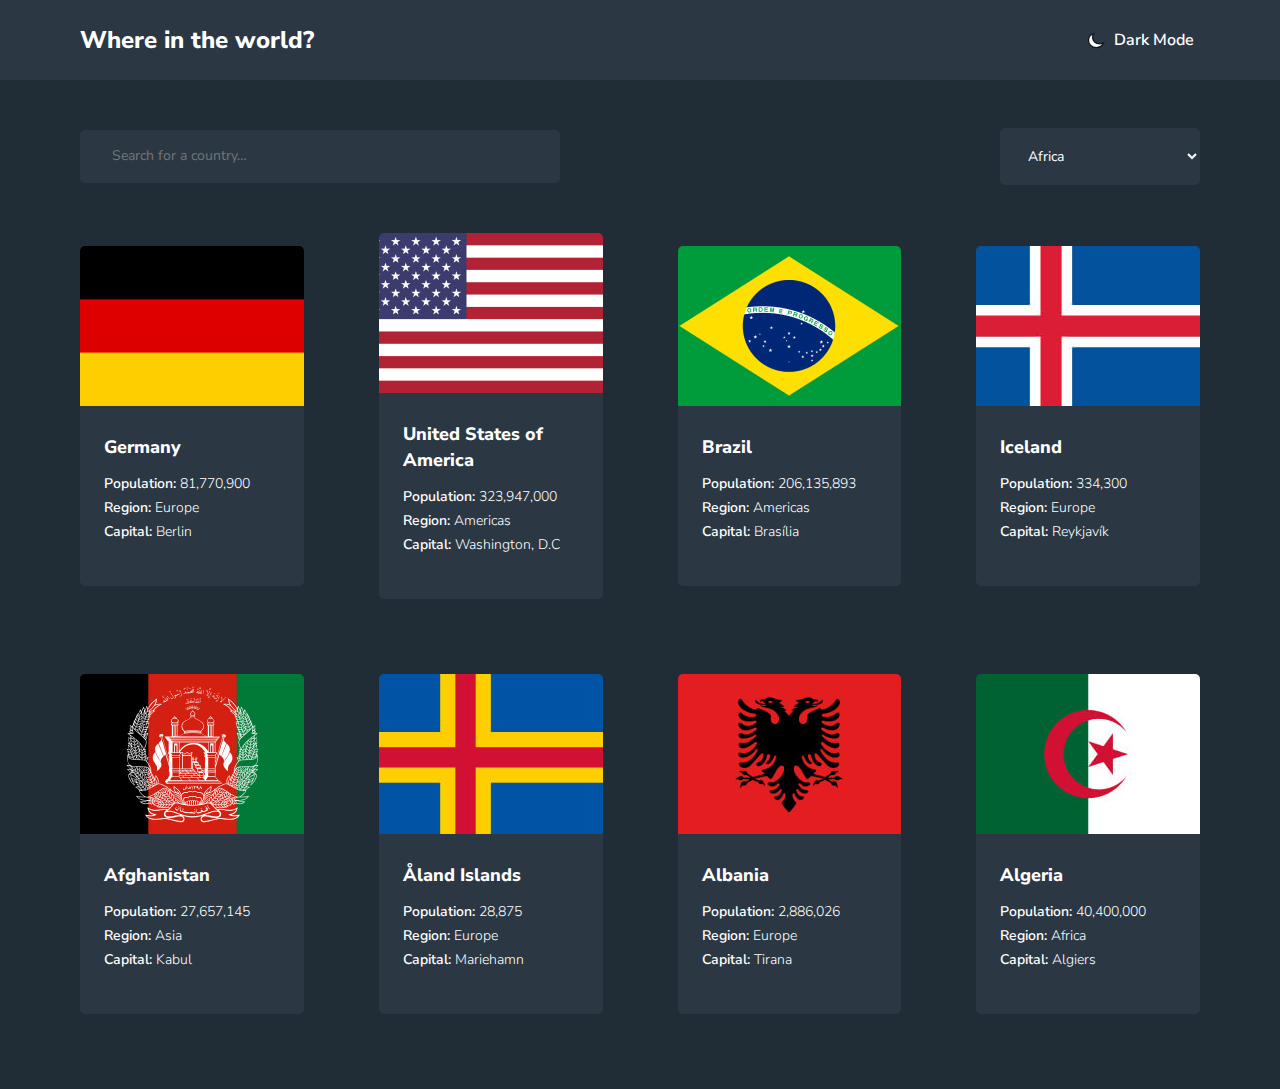
<file: index.html>
<!DOCTYPE html>
<html lang="en">
<head>
    <meta charset="UTF-8">
    <meta http-equiv="X-UA-Compatible" content="IE=edge">
    <meta name="viewport" content="width=device-width, initial-scale=1.0">
    <title>Countries</title>

    <!-- Styles -->
    <link rel="stylesheet" href="css/normalize.css">
    <link rel="stylesheet" href="css/styles.css">


    <!-- FONTS -->
    <link rel="preconnect" href="https://fonts.googleapis.com">
    <link rel="preconnect" href="https://fonts.gstatic.com" crossorigin>
    <link href="https://fonts.googleapis.com/css2?family=Nunito+Sans:opsz,wght@6..12,300;6..12,400;6..12,600;6..12,800&display=swap" rel="stylesheet">
</head>
<body class="dark-mode">
    <header class="site-header">
        <div class="site-header-container container">
            <h2 class="site-header-heading">Where in the world?</h2>
            <button class="button" type="button">
                <img class="button-img" src="img/moon.svg" alt="Light" width="20" height="20">
                <span>Dark Mode</span>
            </button>
        </div>
    </header>

    <main class="main-content">
        <section class="form">
            <div class="container">
                <!-- FORM -->
                <form class="search-form" action="https://echo.htmlacademy.ru">
                    <input class="input-form" type="search" name="search" placeholder="Search for a country…">
                    <select class="select-form" name="Countries" placeholder="Filter by Region">
                        <option class="select-form" value="Africa">Africa</option>
                        <option class="select-form" value="America">America</option>
                        <option class="select-form" value="Asia">Asia</option>
                        <option class="select-form" value="Europe">Europe</option>
                        <option class="select-form" value="Oceania">Oceania</option>
                    </select>
                </form>
            </div>
        </section>


        <!-- COUNTRIES -->
        <section class="countries">
            <div class="container">
                <ul class="countries-list">
                    <li class="countries-item">
                        <img class="countries-img" src="img/germany.jpg" alt="Germany" width="267" height="160" srcset="img/germany.jpg 1x, img/germany@2x.jpg 2x">
                        <div class="countries-info">
                            <h3 class="countries-name">Germany</h3>
                            <p class="countries-text">Population: <span class="countries-text-part">81,770,900</span></p>
                            <p class="countries-text">Region: <span class="countries-text-part">Europe</span></p>
                            <p class="countries-text">Capital: <span class="countries-text-part">Berlin</span></p>
                        </div>
                    </li>
                    <li class="countries-item">
                        <img class="countries-img" src="img/usa.jpg" alt="USA" width="267" height="160" srcset="img/usa.jpg 1x, img/usa@2x.jpg 2x">
                        <div class="countries-info">
                            <h3 class="countries-name">United States of America</h3>
                            <p class="countries-text">Population: <span class="countries-text-part">323,947,000</span></p>
                            <p class="countries-text">Region: <span class="countries-text-part">Americas</span></p>
                            <p class="countries-text">Capital: <span class="countries-text-part">Washington, D.C</span></p>
                        </div>
                    </li>
                    <li class="countries-item">
                        <img class="countries-img" src="img/brazil.jpg" alt="Brazil" width="267" height="160" srcset="img/brazil.jpg 1x, img/brazil@2x.jpg 2x">
                        <div class="countries-info">
                            <h3 class="countries-name">Brazil</h3>
                            <p class="countries-text">Population: <span class="countries-text-part">206,135,893</span></p>
                            <p class="countries-text">Region: <span class="countries-text-part">Americas</span></p>
                            <p class="countries-text">Capital: <span class="countries-text-part">Brasília</span></p>
                        </div>
                    </li>
                    <li class="countries-item">
                        <img class="countries-img" src="img/iceland.jpg" alt="Iceland" width="267" height="160" srcset="img/iceland.jpg 1x, img/iceland@2x.jpg 2x">
                        <div class="countries-info">
                            <h3 class="countries-name">Iceland</h3>
                            <p class="countries-text">Population: <span class="countries-text-part">334,300</span></p>
                            <p class="countries-text">Region: <span class="countries-text-part">Europe</span></p>
                            <p class="countries-text">Capital: <span class="countries-text-part">Reykjavík</span></p>
                        </div>
                    </li>
                    <li class="countries-item">
                        <img class="countries-img" src="img/afghanistan.jpg" alt="Afghanistan" width="267" height="160" srcset="img/afghanistan.jpg 1x, img/afghanistan@2x.jpg 2x">
                        <div class="countries-info">
                            <h3 class="countries-name">Afghanistan</h3>
                            <p class="countries-text">Population: <span class="countries-text-part">27,657,145</span></p>
                            <p class="countries-text">Region: <span class="countries-text-part">Asia</span></p>
                            <p class="countries-text">Capital: <span class="countries-text-part">Kabul</span></p>
                        </div>
                    </li>
                    <li class="countries-item">
                        <img class="countries-img" src="img/aland-island.jpg" alt="Åland Islands" width="267" height="160" srcset="img/aland-island.jpg 1x, img/aland-island@2x.jpg 2x">
                        <div class="countries-info">
                            <h3 class="countries-name">Åland Islands</h3>
                            <p class="countries-text">Population: <span class="countries-text-part">28,875</span></p>
                            <p class="countries-text">Region: <span class="countries-text-part">Europe</span></p>
                            <p class="countries-text">Capital: <span class="countries-text-part">Mariehamn</span></p>
                        </div>
                    </li>
                    <li class="countries-item">
                        <img class="countries-img" src="img/albania.jpg" alt="Albania" width="267" height="160" srcset="img/albania.jpg 1x, img/albania@2x.jpg 2x">
                        <div class="countries-info">
                            <h3 class="countries-name">Albania</h3>
                            <p class="countries-text">Population: <span class="countries-text-part">2,886,026</span></p>
                            <p class="countries-text">Region: <span class="countries-text-part">Europe</span></p>
                            <p class="countries-text">Capital: <span class="countries-text-part">Tirana</span></p>
                        </div>
                    </li>
                    <li class="countries-item">
                        <img class="countries-img" src="img/algeria.jpg" alt="Algeria" width="267" height="160" srcset="img/algeria.jpg 1x, img/algeria@2x.jpg 2x">
                        <div class="countries-info">
                            <h3 class="countries-name">Algeria</h3>
                            <p class="countries-text">Population: <span class="countries-text-part">40,400,000</span></p>
                            <p class="countries-text">Region: <span class="countries-text-part">Africa</span></p>
                            <p class="countries-text">Capital: <span class="countries-text-part">Algiers</span></p>
                        </div>
                    </li>
                </ul>
            </div>
        </section>
    </main>
    <script src="js/main.js"></script>
</body>
</html>
</file>
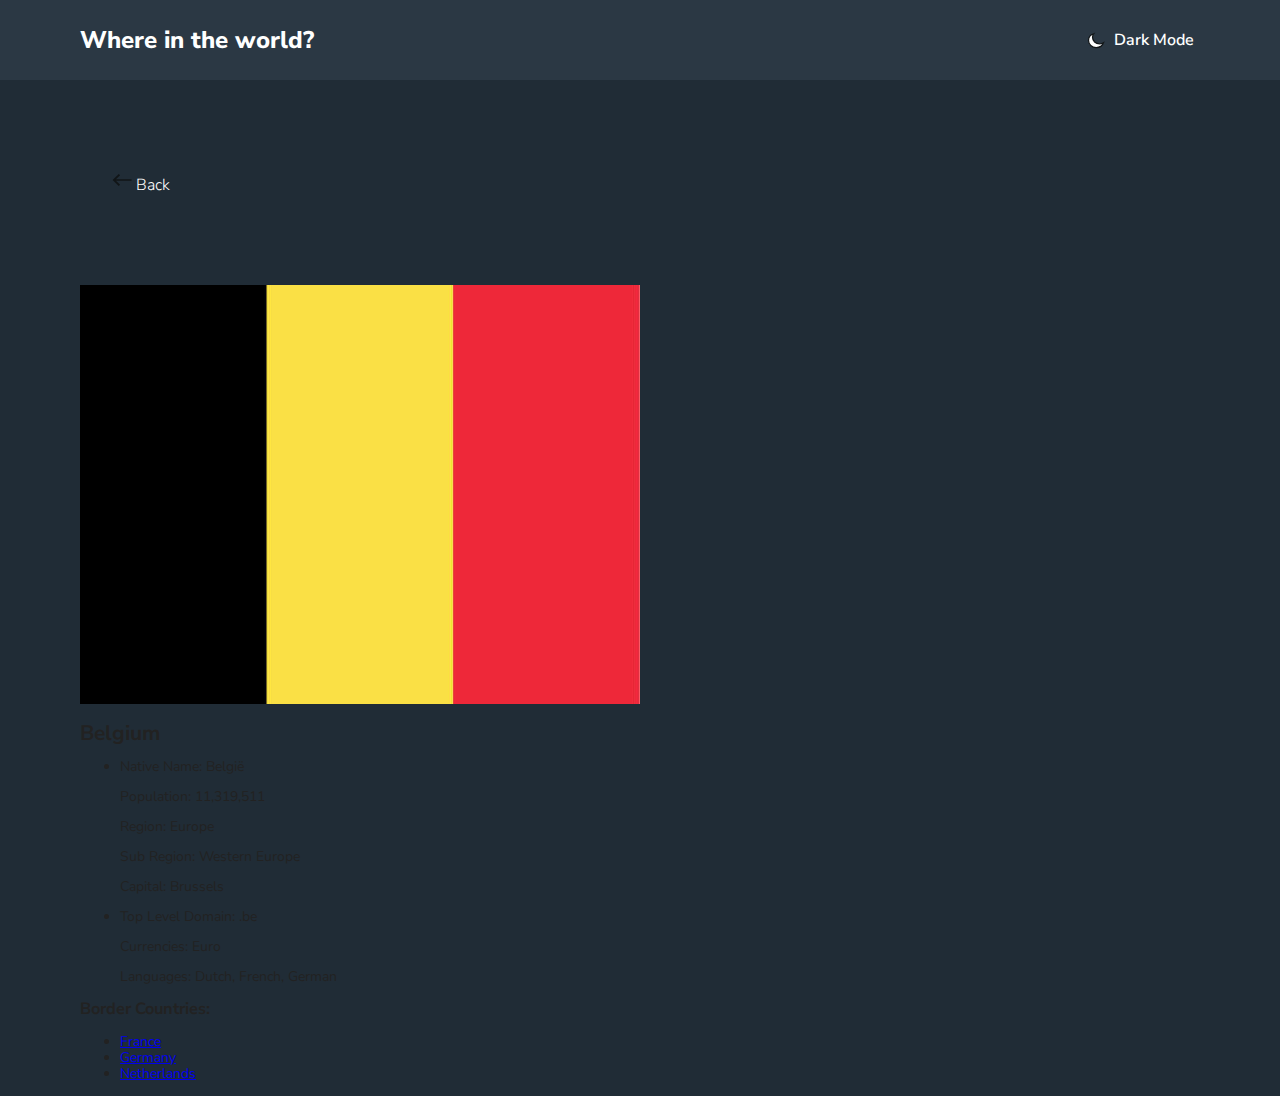
<file: detail.html>
<!DOCTYPE html>
<html lang="en">
<head>
    <meta charset="UTF-8">
    <meta http-equiv="X-UA-Compatible" content="IE=edge">
    <meta name="viewport" content="width=device-width, initial-scale=1.0">
    <title>Detail</title>

    <!-- Styles -->
    <link rel="stylesheet" href="css/normalize.css">
    <link rel="stylesheet" href="css/styles.css">


    <!-- FONTS -->
    <link rel="preconnect" href="https://fonts.googleapis.com">
    <link rel="preconnect" href="https://fonts.gstatic.com" crossorigin>
    <link href="https://fonts.googleapis.com/css2?family=Nunito+Sans:opsz,wght@6..12,300;6..12,400;6..12,600;6..12,800&display=swap" rel="stylesheet">
</head>
<body class="dark-mode">
    <header class="site-header">
        <div class="site-header-container container">
            <h2 class="site-header-heading">Where in the world?</h2>
            <button class="button" type="button">
                <img class="button-img" src="img/moon.svg" alt="Light" width="20" height="20">
                <span>Dark Mode</span>
            </button>
        </div>
    </header>


    <!-- MAIN-CONTENT -->
    <!-- DETAIL -->
    <section class="detail">
        <div class="container">
            <div class="back">
                <img class="icon-back" src="img/icon-left-long.svg" alt="Icon-back" width="20" height="20">
                <a class="back-link" href="index.html">Back</a>
            </div>

            <div class="detail-container">
                <img class="country-flag" src="img/belgium.jpg" alt="Belgium" width="560" height="483" srcset="img/belgium.jpg 1x, img/belgium@2x.jpg 2x">
                <div class="country-info">
                    <h2 class="country-info-name">Belgium</h2>
                    <ul class="country-info-list">
                        <li class="country-info-item">
                            <p class="country-info-text">Native Name: België</p>
                            <p class="country-info-text">Population: 11,319,511</p>
                            <p class="country-info-text">Region: Europe</p>
                            <p class="country-info-text">Sub Region: Western Europe</p>
                            <p class="country-info-text">Capital: Brussels</p>
                        </li>
                        <li class="country-info-item">
                            <p class="country-info-text">Top Level Domain: .be</p>
                            <p class="country-info-text">Currencies: Euro</p>
                            <p class="country-info-text">Languages: Dutch, French, German</p>
                        </li>
                    </ul>


                    <!-- BORDER-COUNTRIES -->
                    <div class="border-countries">
                        <h3 class="border-countries-heading">Border Countries: </h3>
                        <ul class="border-countries-list">
                            <li class="border-countries-item">
                                <a class="border-countries-link" href="#">France</a>
                            </li>
                            <li class="border-countries-item">
                                <a class="border-countries-link" href="#">Germany</a>
                            </li>
                            <li class="border-countries-item">
                                <a class="border-countries-link" href="#">Netherlands</a>
                            </li>
                        </ul>
                    </div>
                </div>
            </div>
        </div>
    </section>

    <script src="js/main.js"></script>
    </body>
    </html>
</file>
<file: css/styles.css>
/* CUSTOM-PROP */
:root {
    --text-color: #111517;
    --content-bg-color: #fff;
    --bg-color: #fafafa;
}

.dark-mode {
    --bg-color: #202C36;
    --content-bg-color: #2B3844;
    --text-color: #fff;
}


/* GLOBAL STYLES */
html {
    height: 100%;
    box-sizing: border-box;
    scroll-behavior: smooth;
}

*,
*::before,
*::after {
    box-sizing: inherit;
}

body {
    display: flex;
    flex-direction: column;
    height: 100%;
    padding: 0;
    margin: 0;
    font-size: 14px;
    line-height: 16px;
    font-family: "Nunito sans", "Arial", sans-serif;
    background-color: var(--bg-color);
    color: #222;
}

img {
    max-width: 100%;
    height: auto;
}

/* CONTAINER */

.container {
    width: 100%;
    max-width: 1440px;
    padding-left: 80px;
    padding-right: 80px;
    margin-right: auto;
    margin-left: auto;
}

/* MAIN-CONTENT */

main {
    flex-grow: 1;
}


/* SITE-HEADER */
.site-header {
    background-color: var(--content-bg-color);
}

.site-header-container {
    display: flex;
    align-items: center;
    padding-top: 24px;
    padding-bottom: 24px;
}

.site-header-heading {
    margin: 0;
    margin-right: auto;
    color: var(--text-color);
    font-size: 24px;
    font-style: normal;
    font-weight: 800;
    line-height: normal;
}

.button {
    display: flex;
    align-items: center;
    background-color: var(--content-bg-color);
    border: 0;
    color: var(--text-color);
    font-size: 16px;
    font-style: normal;
    font-weight: 600;
    line-height: normal;
}

.button-img {
    width: 20px;
    height: 20px;
    object-fit: cover;
    margin-right: 8px;
}


/* FORM */
.form {
    padding-top: 48px;
    padding-bottom: 48px;
}

.search-form {
    display: flex;
    align-items: center;
    justify-content: space-between;
    margin: 0;
    padding: 0;
}

.input-form {
    width: 480px;
    padding-top: 18px;
    padding-bottom: 18px;
    border: 0;
    border-radius: 5px;
    background-color: var(--content-bg-color);
    padding-left: 32px;
}

/* .input-form::before {
    width: 18px;
    height: 18px;
    margin-right: 24px;
    margin-left: 32px;
    background-image: url("../img/search.svg");
    background-repeat: no-repeat;
    background-size: contain;
    background-position: center center;
    content: "";
} */

.select-form {
    width: 200px;
    padding: 18px 24px;
    border: 0;
    border-radius: 5px;
    background-color: var(--content-bg-color);
    color: var(--text-color);
    font-style: normal;
    font-weight: 400;
    line-height: 20px; 
}


/* COUNTRIES */
.countries {
    padding: 0;
    margin: 0;
}

.countries-list {
    display: flex;
    align-items: center;
    flex-wrap: wrap;
    padding: 0;
    margin: 0;
    margin-left: -75px;
    list-style: none;
}

.countries-item {
    width: calc(100% / 4 - 75px);
    margin-left: 75px;
    margin-bottom: 75px;
    border-radius: 5px;
    background-color: var(--content-bg-color);
}

.countries-img {
    width: 267px;
    height: 160px;
    object-fit: cover;
    border-radius: 5px 5px 0 0;
}

.countries-info {
    padding-top: 24px;
    padding-left: 24px;
    padding-bottom: 46px;
}

.countries-name {
    margin-top: 0;
    margin-bottom: 16px;
    color: var(--text-color);
    font-size: 18px;
    font-style: normal;
    font-weight: 800;
    line-height: 26px; /* 144.444% */
}

.countries-text {
    margin: 0;
    color: var(--text-color);
    font-style: normal;
    font-weight: 600;
    line-height: 16px; 
}

.countries-text:not(:last-child) {
    margin-bottom: 8px;
}

.countries-text-part {
    font-weight: 300;
}


/* DETAIL */
.detail {
    background-color: var(--bg-color);
}

.back {
    padding-top: 90px;
    padding-bottom: 90px;
    padding-left: 32px;
    font-size: 16px;
    font-style: normal;
    font-weight: 300;
    line-height: 20px; /* 125% */
}

.icon-back {
    width: 20px;
    height: 20px;
    object-fit: contain;
}

.back-link {
    display: inline-block;
    color: var(--text-color);
    text-decoration: none;
}
</file>
